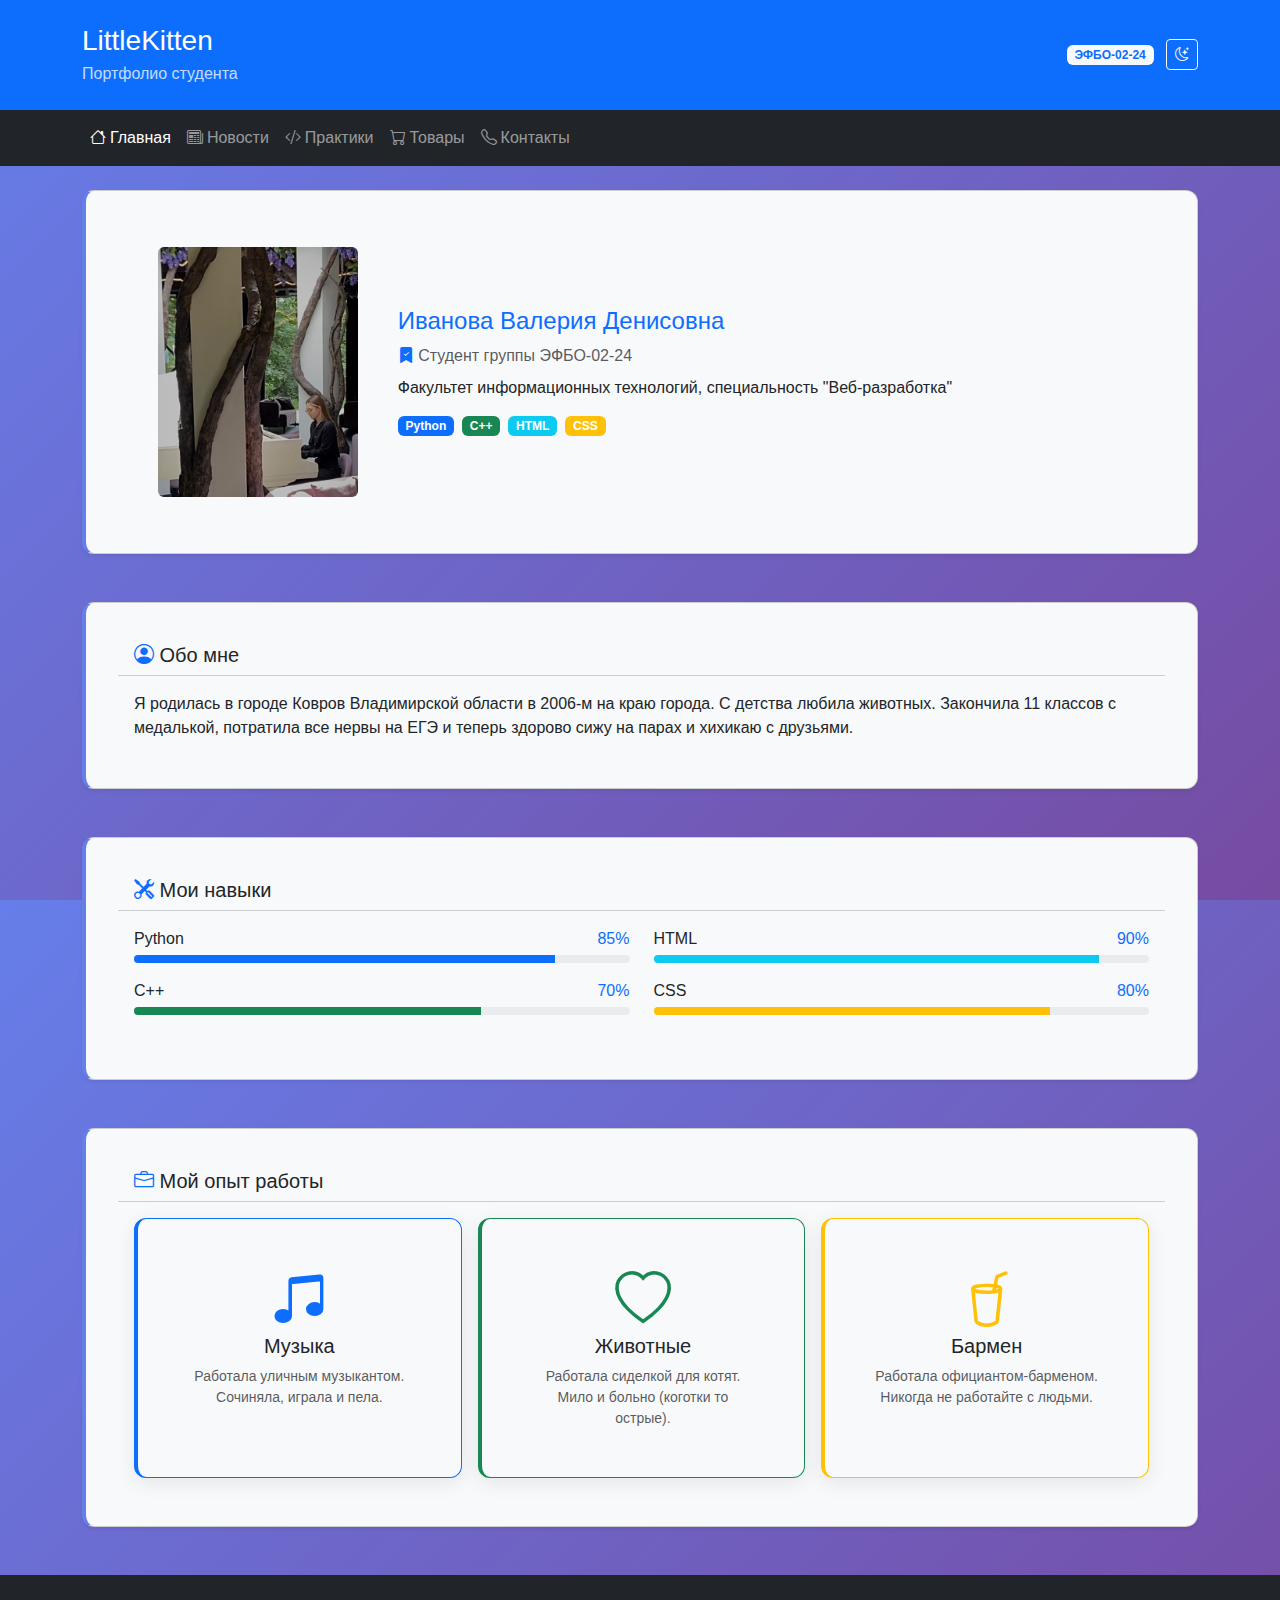
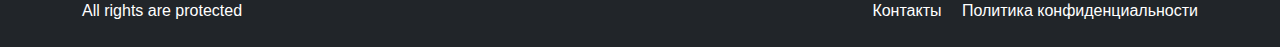
<file: docs/index.html>
<!DOCTYPE html>
<html lang="ru" data-theme="light">
<head>
    <meta charset="UTF-8">
    <meta name="viewport" content="width=device-width, initial-scale=1.0">
    <title>LittleKitten - Портфолио</title>
    <link href="https://cdn.jsdelivr.net/npm/bootstrap@5.3.2/dist/css/bootstrap.min.css" rel="stylesheet">
    <link rel="stylesheet" href="https://cdn.jsdelivr.net/npm/bootstrap-icons@1.11.1/font/bootstrap-icons.css">
    <link rel="stylesheet" href="style/styles.css">
</head>

<body class="bg-light" data-bs-theme="light">
    <div class="container-fluid p-0">
        <header class="bg-primary text-white py-4">
            <div class="container">
                <div class="row align-items-center">
                    <div class="col">
                        <h1 class="h3 mb-1">LittleKitten</h1>
                        <p class="mb-0 opacity-75">Портфолио студента</p>
                    </div>
                    <div class="col-auto">
                        <span class="badge bg-light text-primary">ЭФБО-02-24</span>
                        <button class="btn btn-outline-light btn-sm ms-2" id="themeToggle">
                            <i class="bi bi-moon-stars"></i>
                        </button>
                    </div>
                </div>
            </div>
        </header>

        <nav class="navbar navbar-expand-lg navbar-dark bg-dark">
            <div class="container">
                <button class="navbar-toggler" type="button" data-bs-toggle="collapse" data-bs-target="#navbarNav">
                    <span class="navbar-toggler-icon"></span>
                </button>
                <div class="collapse navbar-collapse" id="navbarNav">
                    <ul class="navbar-nav">
                        <li class="nav-item">
                            <a class="nav-link active" href="index.html">
                                <i class="bi bi-house me-1"></i>Главная
                            </a>
                        </li>
                        <li class="nav-item">
                            <a class="nav-link" href="pages/news.html">
                                <i class="bi bi-newspaper me-1"></i>Новости
                            </a>
                        </li>
                        <li class="nav-item">
                            <a class="nav-link" href="pages/practices.html">
                                <i class="bi bi-code-slash me-1"></i>Практики
                            </a>
                        </li>
                        <li class="nav-item">
                            <a class="nav-link" href="pages/goods.html">
                                <i class="bi bi-cart me-1"></i>Товары
                            </a>
                        </li>
                        <li class="nav-item">
                            <a class="nav-link" href="pages/contacts.html">
                                <i class="bi bi-telephone me-1"></i>Контакты
                            </a>
                        </li>
                    </ul>
                </div>
            </div>
        </nav>

        <main class="container my-4">
            <section class="mb-5">
                <div class="card shadow-sm">
                    <div class="card-body p-4">
                        <div class="row align-items-center">
                            <div class="col-md-3 text-center mb-3 mb-md-0">
                                <img src="pages/images/mypic.jpg" alt="Фото автора" 
                                     class="img-fluid rounded" style="width: 200px; height: 250px; object-fit: cover;">
                            </div>
                            <div class="col-md-9">
                                <h2 class="card-title h4 text-primary">Иванова Валерия Денисовна</h2>
                                <p class="card-text text-muted mb-2">
                                    <i class="bi bi-bookmark-check-fill text-primary"></i>
                                    Студент группы ЭФБО-02-24
                                </p>
                                <p class="card-text">
                                    Факультет информационных технологий, специальность "Веб-разработка"
                                </p>
                                <div class="d-flex gap-2 flex-wrap">
                                    <span class="badge bg-primary">Python</span>
                                    <span class="badge bg-success">C++</span>
                                    <span class="badge bg-info">HTML</span>
                                    <span class="badge bg-warning">CSS</span>
                                </div>
                            </div>
                        </div>
                    </div>
                </div>
            </section>

            <section class="mb-5">
                <div class="card shadow-sm">
                    <div class="card-header bg-light">
                        <h3 class="card-title h5 mb-0">
                            <i class="bi bi-person-circle text-primary"></i>
                            Обо мне
                        </h3>
                    </div>
                    <div class="card-body">
                        <p class="card-text">
                            Я родилась в городе Ковров Владимирской области в 2006-м на краю города. 
                            С детства любила животных. Закончила 11 классов с медалькой, потратила все 
                            нервы на ЕГЭ и теперь здорово сижу на парах и хихикаю с друзьями.
                        </p>
                    </div>
                </div>
            </section>

            <section class="mb-5">
                <div class="card shadow-sm">
                    <div class="card-header bg-light">
                        <h3 class="card-title h5 mb-0">
                            <i class="bi bi-tools text-primary"></i>
                            Мои навыки
                        </h3>
                    </div>
                    <div class="card-body">
                        <div class="row">
                            <div class="col-md-6">
                                <div class="mb-3">
                                    <div class="d-flex justify-content-between mb-1">
                                        <span>Python</span>
                                        <span class="text-primary">85%</span>
                                    </div>
                                    <div class="progress" style="height: 8px;">
                                        <div class="progress-bar bg-primary" style="width: 85%"></div>
                                    </div>
                                </div>
                                <div class="mb-3">
                                    <div class="d-flex justify-content-between mb-1">
                                        <span>C++</span>
                                        <span class="text-primary">70%</span>
                                    </div>
                                    <div class="progress" style="height: 8px;">
                                        <div class="progress-bar bg-success" style="width: 70%"></div>
                                    </div>
                                </div>
                            </div>
                            <div class="col-md-6">
                                <div class="mb-3">
                                    <div class="d-flex justify-content-between mb-1">
                                        <span>HTML</span>
                                        <span class="text-primary">90%</span>
                                    </div>
                                    <div class="progress" style="height: 8px;">
                                        <div class="progress-bar bg-info" style="width: 90%"></div>
                                    </div>
                                </div>
                                <div class="mb-3">
                                    <div class="d-flex justify-content-between mb-1">
                                        <span>CSS</span>
                                        <span class="text-primary">80%</span>
                                    </div>
                                    <div class="progress" style="height: 8px;">
                                        <div class="progress-bar bg-warning" style="width: 80%"></div>
                                    </div>
                                </div>
                            </div>
                        </div>
                    </div>
                </div>
            </section>

            <section class="mb-5">
                <div class="card shadow-sm">
                    <div class="card-header bg-light">
                        <h3 class="card-title h5 mb-0">
                            <i class="bi bi-briefcase text-primary"></i>
                            Мой опыт работы
                        </h3>
                    </div>
                    <div class="card-body">
                        <div class="row g-3">
                            <div class="col-md-4">
                                <div class="card h-100 border-primary">
                                    <div class="card-body text-center">
                                        <i class="bi bi-music-note-beamed display-4 text-primary mb-3"></i>
                                        <h5 class="card-title">Музыка</h5>
                                        <p class="card-text small text-muted">
                                            Работала уличным музыкантом. Сочиняла, играла и пела.
                                        </p>
                                    </div>
                                </div>
                            </div>
                            <div class="col-md-4">
                                <div class="card h-100 border-success">
                                    <div class="card-body text-center">
                                        <i class="bi bi-heart display-4 text-success mb-3"></i>
                                        <h5 class="card-title">Животные</h5>
                                        <p class="card-text small text-muted">
                                            Работала сиделкой для котят. Мило и больно (коготки то острые).
                                        </p>
                                    </div>
                                </div>
                            </div>
                            <div class="col-md-4">
                                <div class="card h-100 border-warning">
                                    <div class="card-body text-center">
                                        <i class="bi bi-cup-straw display-4 text-warning mb-3"></i>
                                        <h5 class="card-title">Бармен</h5>
                                        <p class="card-text small text-muted">
                                            Работала официантом-барменом. Никогда не работайте с людьми.
                                        </p>
                                    </div>
                                </div>
                            </div>
                        </div>
                    </div>
                </div>
            </section>
        </main>

        <!-- Footer -->
        <footer class="bg-dark text-white py-4 mt-5">
            <div class="container">
                <div class="row align-items-center">
                    <div class="col-md-6">
                        <p class="mb-0">All rights are protected</p>
                    </div>
                    <div class="col-md-6 text-md-end">
                        <a href="pages/contacts.html" class="text-white text-decoration-none me-3">Контакты</a>
                        <a href="#" class="text-white text-decoration-none">Политика конфиденциальности</a>
                    </div>
                </div>
            </div>
        </footer>
    </div>

    <script src="https://cdn.jsdelivr.net/npm/bootstrap@5.3.2/dist/js/bootstrap.bundle.min.js"></script>
    <script>
        const themeToggle = document.getElementById('themeToggle');
        const currentTheme = localStorage.getItem('theme') || 'light';

        document.documentElement.setAttribute('data-theme', currentTheme);
        document.body.setAttribute('data-bs-theme', currentTheme);
        updateThemeButton(currentTheme);

        themeToggle.addEventListener('click', () => {
            const currentTheme = document.documentElement.getAttribute('data-theme');
            const newTheme = currentTheme === 'light' ? 'dark' : 'light';

            document.documentElement.setAttribute('data-theme', newTheme);
            document.body.setAttribute('data-bs-theme', newTheme);
            localStorage.setItem('theme', newTheme);
            updateThemeButton(newTheme);

            updateBootstrapTheme(newTheme);
        });
        
        function updateThemeButton(theme) {
            const icon = themeToggle.querySelector('i');
            if (theme === 'light') {
                icon.className = 'bi bi-moon-stars';
                themeToggle.title = 'Переключить на темную тему';
            } else {
                icon.className = 'bi bi-sun';
                themeToggle.title = 'Переключить на светлую тему';
            }
        }
        
        function updateBootstrapTheme(theme) {
            const cards = document.querySelectorAll('.card');
            const cardHeaders = document.querySelectorAll('.card-header');
            
            if (theme === 'dark') {
                document.body.classList.remove('bg-light');
                document.body.classList.add('bg-dark', 'text-light');
                
                cards.forEach(card => {
                    card.classList.remove('bg-light');
                    card.classList.add('bg-dark', 'text-light');
                });
                
                cardHeaders.forEach(header => {
                    header.classList.remove('bg-light');
                    header.classList.add('bg-secondary', 'text-light');
                });
            } else {
                document.body.classList.remove('bg-dark', 'text-light');
                document.body.classList.add('bg-light');
                
                cards.forEach(card => {
                    card.classList.remove('bg-dark', 'text-light');
                    card.classList.add('bg-light');
                });
                
                cardHeaders.forEach(header => {
                    header.classList.remove('bg-secondary', 'text-light');
                    header.classList.add('bg-light');
                });
            }
        }

        document.addEventListener('DOMContentLoaded', () => {
            updateBootstrapTheme(currentTheme);

            const animatedElements = document.querySelectorAll('.card');
            animatedElements.forEach((el, index) => {
                el.style.animationDelay = `${index * 0.2}s`;
                el.classList.add('fade-in');
            });
        });
    </script>
</body>
</html>
</file>
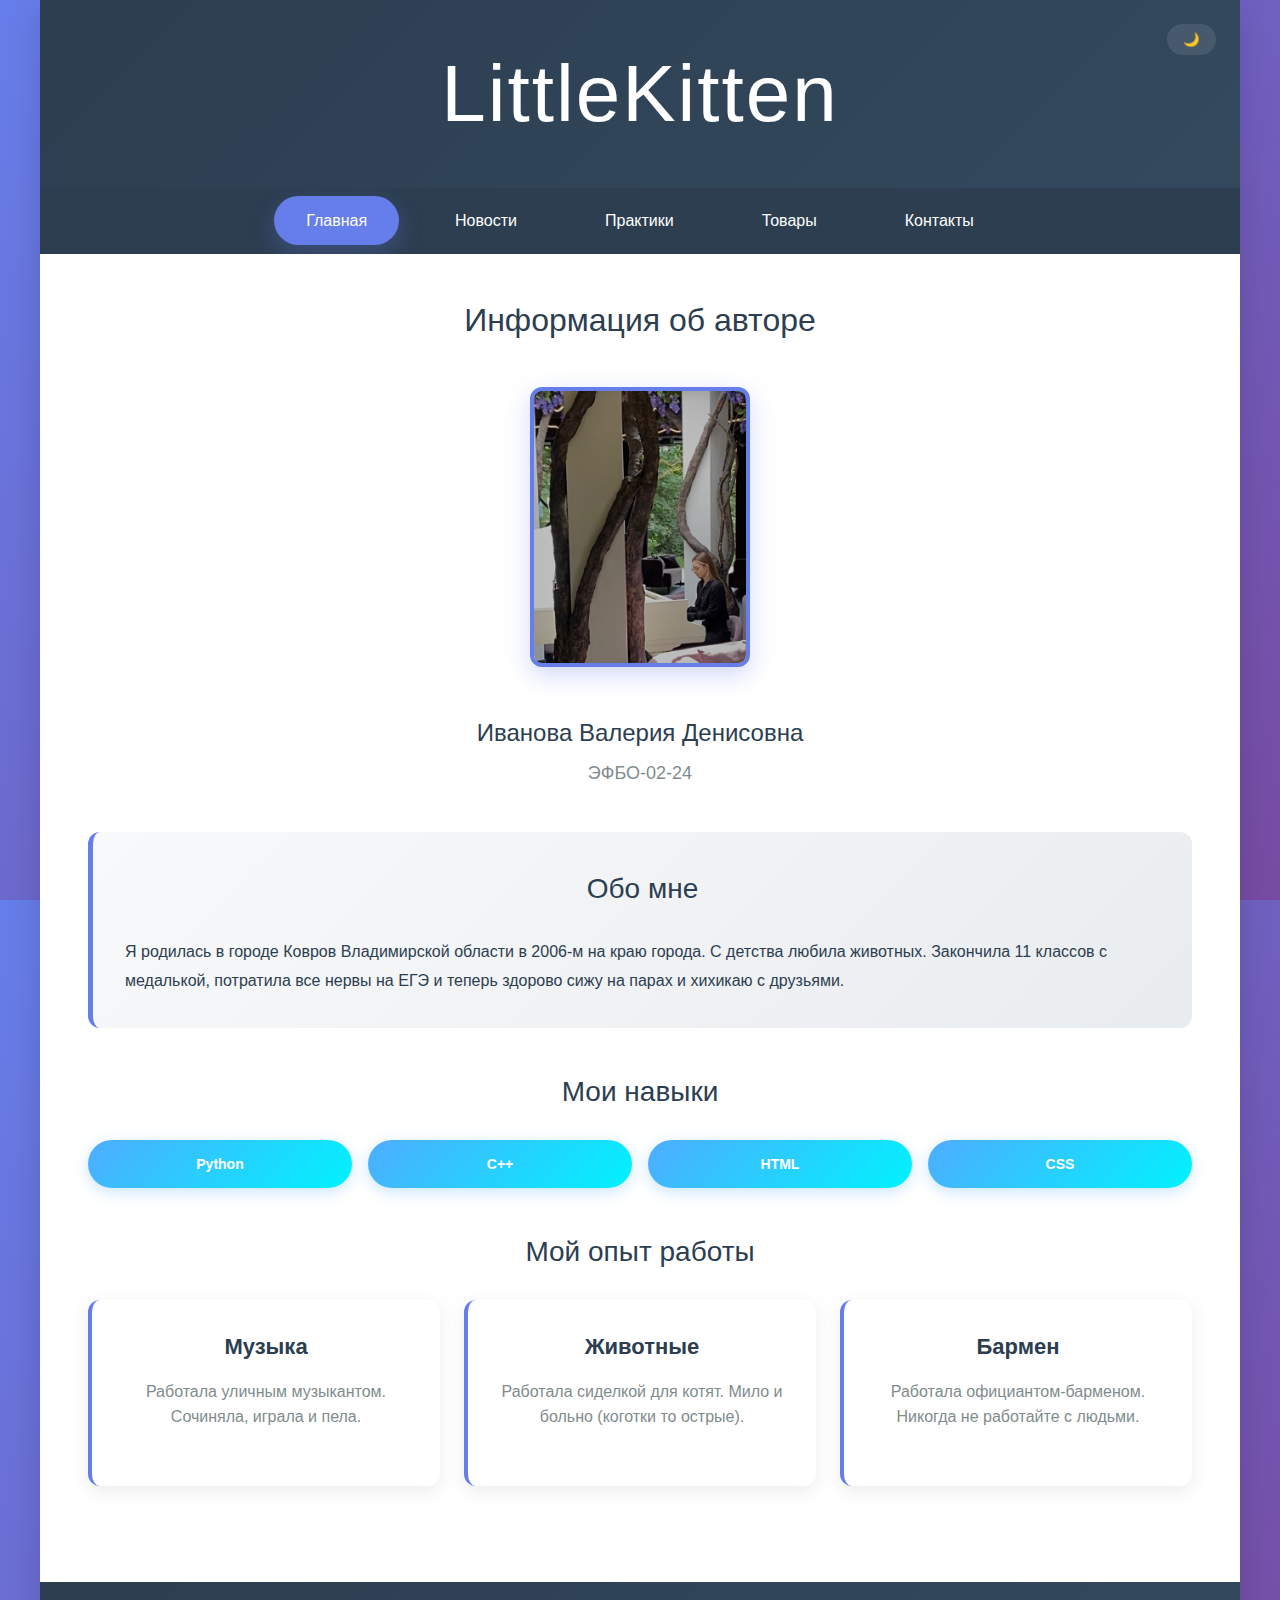
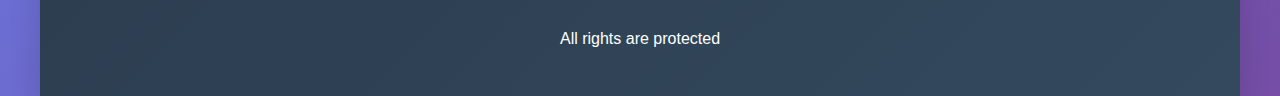
<file: docs/index_v1.html>
<!DOCTYPE html>
<html lang="ru" data-theme="light">
<head>
    <meta charset="UTF-8">
    <meta name="viewport" content="width=device-width, initial-scale=1.0">
    <title>LittleKitten - Портфолио</title>
    <link rel="stylesheet" href="style/styles.css">
</head>

<body>
    <div class="page">
        <header class="header">
            <h1 class="header__title">LittleKitten</h1>
            <button class="theme-switcher" aria-label="Переключить тему">
                🌙
            </button>
        </header>
        
        <nav class="nav">
            <ul class="nav__list">
                <li class="nav__item nav__item--active">
                    <a class="nav__link" href="index.html">Главная</a>
                </li>
                <li class="nav__item">
                    <a class="nav__link" href="pages/news.html">Новости</a>
                </li>
                <li class="nav__item">
                    <a class="nav__link" href="pages/practices.html">Практики</a>
                </li>
                <li class="nav__item">
                    <a class="nav__link" href="pages/goods.html">Товары</a>
                </li>
                <li class="nav__item">
                    <a class="nav__link" href="pages/contacts.html">Контакты</a>
                </li>
            </ul>
        </nav>
        
        <main class="main">
            <article class="profile">
                <h1 class="profile__title">Информация об авторе</h1>
                <img class="profile__photo" src="pages/images/mypic.jpg" alt="Фото автора">
                <h2 class="profile__name">Иванова Валерия Денисовна</h2>
                <p class="profile__group">ЭФБО-02-24</p>
            </article>

            <section class="about">
                <h2 class="about__title">Обо мне</h2>
                <p class="about__text">
                    Я родилась в городе Ковров Владимирской области в 2006-м на краю города. 
                    С детства любила животных. Закончила 11 классов с медалькой, потратила все 
                    нервы на ЕГЭ и теперь здорово сижу на парах и хихикаю с друзьями.
                </p>
            </section>
            
            <section class="skills">
                <h2 class="skills__title">Мои навыки</h2>
                <div class="skills__grid">
                    <div class="skill">Python</div>
                    <div class="skill">C++</div>
                    <div class="skill">HTML</div>
                    <div class="skill">CSS</div>
                </div>
            </section>
            
            <section class="experience">
                <h2 class="experience__title">Мой опыт работы</h2>
                <div class="experience__grid">
                    <article class="card">
                        <h3 class="card__title">Музыка</h3>
                        <p class="card__desc">Работала уличным музыкантом. Сочиняла, играла и пела.</p>
                    </article>
                    <article class="card">
                        <h3 class="card__title">Животные</h3>
                        <p class="card__desc">Работала сиделкой для котят. Мило и больно (коготки то острые).</p>
                    </article>
                    <article class="card">
                        <h3 class="card__title">Бармен</h3>
                        <p class="card__desc">Работала официантом-барменом. Никогда не работайте с людьми.</p>
                    </article>
                </div>
            </section>
        </main>
        <footer class="footer"><p class="footer__text">All rights are protected</p></footer>
    </div>

    <script>
        const themeSwitcher = document.querySelector('.theme-switcher');
        const currentTheme = localStorage.getItem('theme') || 'light';
        
        document.documentElement.setAttribute('data-theme', currentTheme);
        updateThemeButton(currentTheme);
        
        themeSwitcher.addEventListener('click', () => {
            const currentTheme = document.documentElement.getAttribute('data-theme');
            const newTheme = currentTheme === 'light' ? 'dark' : 'light';
            
            document.documentElement.setAttribute('data-theme', newTheme);
            localStorage.setItem('theme', newTheme);
            updateThemeButton(newTheme);
        });
        
        function updateThemeButton(theme) {
            themeSwitcher.textContent = theme === 'light' ? '🌙' : '☀️';
        }
        
        document.addEventListener('DOMContentLoaded', () => {
            const animatedElements = document.querySelectorAll('.profile, .about, .skills, .experience');
            animatedElements.forEach((el, index) => {
                el.style.animationDelay = `${index * 0.2}s`;
                el.classList.add('fade-in');
            });
        });
    </script>
</body>
</html>
</file>
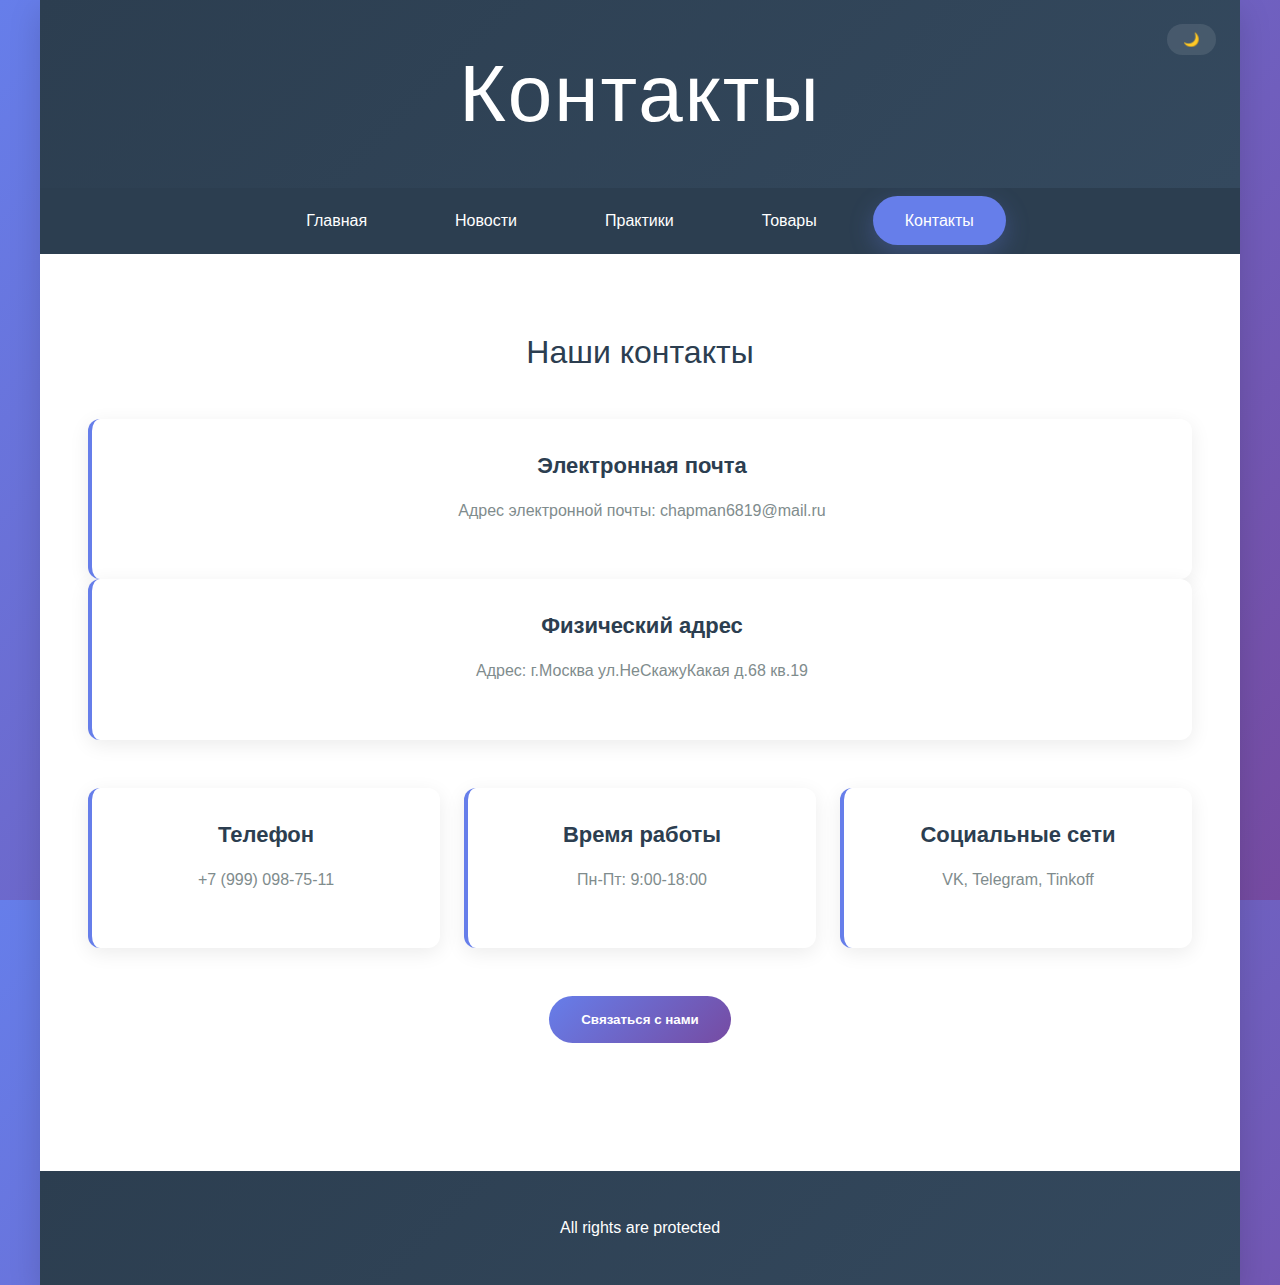
<file: docs/pages/contacts.html>
<!DOCTYPE html>
<html lang="ru" data-theme="light">
<head>
    <meta charset="UTF-8">
    <meta name="viewport" content="width=device-width, initial-scale=1.0">
    <title>Контакты - LittleKitten</title>
    <link rel="stylesheet" href="../style/styles.css">
</head>
<body>
    <div class="page">
        <header class="header">
            <h1 class="header__title">Контакты</h1>
            <button class="theme-switcher" aria-label="Переключить тему">🌙</button>
        </header>
        <nav class="nav">
            <ul class="nav__list">
                <li class="nav__item"><a class="nav__link" href="../index.html">Главная</a></li>
                <li class="nav__item"><a class="nav__link" href="news.html">Новости</a></li>
                <li class="nav__item"><a class="nav__link" href="practices.html">Практики</a></li>
                <li class="nav__item"><a class="nav__link" href="goods.html">Товары</a></li>
                <li class="nav__item nav__item--active"><a class="nav__link" href="contacts.html">Контакты</a></li>
            </ul>
        </nav>
        <main class="main">
            <section class="contacts">
                <h2 class="contacts__title">Наши контакты</h2>
                
                <article class="card">
                    <h3 class="card__title">Электронная почта</h3>
                    <p class="card__desc">Адрес электронной почты: chapman6819@mail.ru</p>
                </article>
                
                <article class="card">
                    <h3 class="card__title">Физический адрес</h3>
                    <p class="card__desc">Адрес: г.Москва ул.НеСкажуКакая д.68 кв.19</p>
                </article>
                
                <div class="contacts__grid">
                    <section class="card">
                        <h3 class="card__title">Телефон</h3>
                        <p class="card__desc">+7 (999) 098-75-11</p>
                    </section>
                    
                    <section class="card">
                        <h3 class="card__title">Время работы</h3>
                        <p class="card__desc">Пн-Пт: 9:00-18:00</p>
                    </section>
                    
                    <section class="card">
                        <h3 class="card__title">Социальные сети</h3>
                        <p class="card__desc">VK, Telegram, Tinkoff</p>
                    </section>
                </div>
                
                <button class="button" onclick="contactModal.showModal()">Связаться с нами</button>
            </section>
        </main>
        
        <footer class="footer">
            <p class="footer__text">All rights are protected</p>
        </footer>

        <!-- Модальное окно -->
        <dialog id="contactModal" class="modal">
            <div class="modal__header">
                <h2 class="modal__title">Форма обратной связи</h2>
            </div>
            
            <div class="modal__content">
                <form id="feedbackForm" class="form">
                    <div class="form__group">
                        <label for="name" class="form__label">Имя <span class="form__required">*</span></label>
                        <input type="text" id="name" name="name" required placeholder="Введите ваше имя" class="form__input">
                    </div>
                    
                    <div class="form__group">
                        <label for="phone" class="form__label">Телефон <span class="form__required">*</span></label>
                        <input type="tel" id="phone" name="phone" required placeholder="+7 (XXX) XXX-XX-XX" class="form__input">
                    </div>
                    
                    <div class="form__group">
                        <label for="email" class="form__label">Электронная почта <span class="form__required">*</span></label>
                        <input type="email" id="email" name="email" required placeholder="example@mail.ru" class="form__input">
                    </div>
                    
                    <div class="form__group">
                        <label for="category" class="form__label">Категория обращения <span class="form__required">*</span></label>
                        <select id="category" name="category" required class="form__select">
                            <option value="">Выберите категорию</option>
                            <option value="british">Британские котята</option>
                            <option value="scottish">Шотландские котята</option>
                            <option value="maine-coon">Котята Мейн-кун</option>
                            <option value="consultation">Консультация по выбору</option>
                            <option value="delivery">Доставка и условия</option>
                            <option value="purchase">Вопросы по покупке</option>
                            <option value="reservation">Бронирование котенка</option>
                            <option value="documents">Документы и родословная</option>
                            <option value="other">Другое</option>
                        </select>
                    </div>
                    
                    <div class="form__group">
                        <label for="message" class="form__label">Текст обращения <span class="form__required">*</span></label>
                        <textarea id="message" name="message" required placeholder="Расскажите подробнее о причине обращения к нам ♡..." class="form__textarea"></textarea>
                    </div>
                    
                    <div class="modal__actions">
                        <button type="button" class="button button--secondary" onclick="closeModal()">Отмена</button>
                        <button type="button" class="button button--primary" onclick="submitForm()">Отправить</button>
                    </div>
                </form>
            </div>
        </dialog>
    </div>

    <script>
        // Переключение темы
        const themeSwitcher = document.querySelector('.theme-switcher');
        const currentTheme = localStorage.getItem('theme') || 'light';
        
        document.documentElement.setAttribute('data-theme', currentTheme);
        updateThemeButton(currentTheme);
        
        themeSwitcher.addEventListener('click', () => {
            const currentTheme = document.documentElement.getAttribute('data-theme');
            const newTheme = currentTheme === 'light' ? 'dark' : 'light';
            
            document.documentElement.setAttribute('data-theme', newTheme);
            localStorage.setItem('theme', newTheme);
            updateThemeButton(newTheme);
        });
        
        function updateThemeButton(theme) {
            themeSwitcher.textContent = theme === 'light' ? '🌙' : '☀️';
        }

        // Функция для закрытия модального окна
        function closeModal() {
            const contactModal = document.getElementById('contactModal');
            contactModal.close();
        }

        // Функция для отправки формы
        function submitForm() {
            const form = document.getElementById('feedbackForm');
            const formData = new FormData(form);
        
            if (!form.checkValidity()) {
                form.reportValidity();
                return;
            }
        
            const data = {
                name: formData.get('name'),
                phone: formData.get('phone'),
                email: formData.get('email'),
                category: formData.get('category'),
                message: formData.get('message')
            };
        
            console.log('Данные формы:', data);
            alert('Спасибо! Ваше обращение отправлено. Мы свяжемся с вами в ближайшее время.');
            closeModal();
            form.reset();
        }
        
        document.getElementById('contactModal').addEventListener('click', function(event) {
            if (event.target === this) {
                closeModal();
            }
        });
        
        document.getElementById('feedbackForm').addEventListener('keypress', function(event) {
            if (event.key === 'Enter' && event.target.type !== 'textarea') {
                event.preventDefault();
            }
        });

        // Анимация появления элементов
        document.addEventListener('DOMContentLoaded', () => {
            const animatedElements = document.querySelectorAll('.card, .contacts__title');
            animatedElements.forEach((el, index) => {
                el.style.animationDelay = `${index * 0.2}s`;
                el.classList.add('fade-in');
            });
        });
    </script>
</body>
</html>
</file>
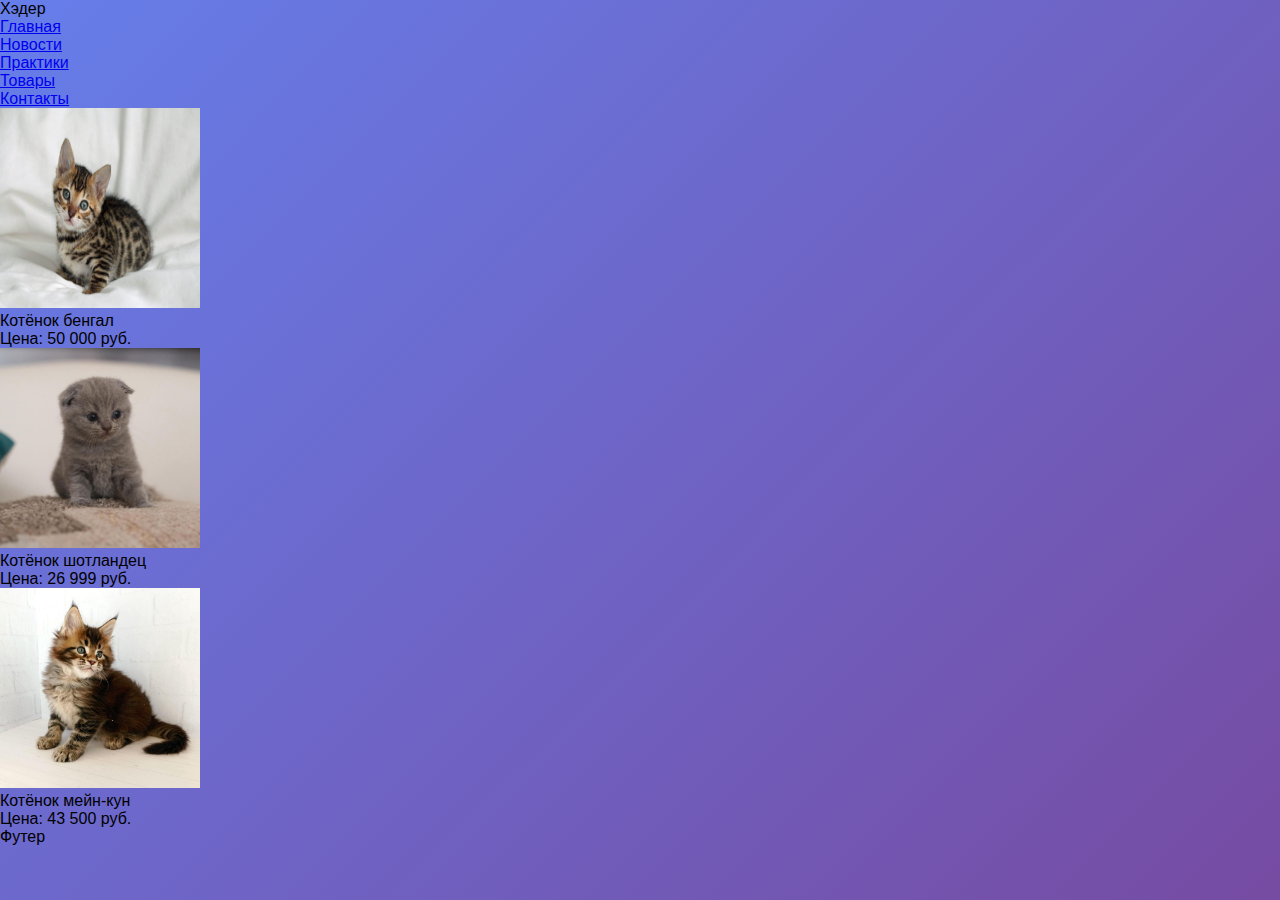
<file: docs/pages/goods.html>
<!DOCTYPE html>
<html lang="ru">
<head>
    <meta charset="UTF-8">
    <meta name="viewport" content="width=device-width, initial-scale=1.0">
    <title>Семестровая работа</title>
    <link rel="stylesheet" href="../style/styles.css">
</head>
<body>
    <div id="header">Хэдер</div>
    
    <div id="menu">
        <ul>
            <li><a href="../index.html">Главная</a></li>
            <li><a href="news.html">Новости</a></li>
            <li><a href="practices.html">Практики</a></li>
            <li><a href="goods.html">Товары</a></li>
            <li><a href="contacts.html">Контакты</a></li>
        </ul>
    </div>
    
    <div id="content">
        <div>
            <img src="images/kitten1.jpg" alt="Товар 1" width="200" height="200">
            <p>Котёнок бенгал</p>
            <p>Цена: 50 000 руб.</p>
        </div>
        
        <div>
            <img src="images/kitten2.jpg" alt="Товар 2" width="200" height="200">
            <p>Котёнок шотландец</p>
            <p>Цена: 26 999 руб.</p>
        </div>
        
        <div>
            <img src="images/kitten3.jpg" alt="Товар 3" width="200" height="200">
            <p>Котёнок мейн-кун</p>
            <p>Цена: 43 500 руб.</p>
        </div>
    </div>
    
    <div id="footer">Футер</div>
</body>
</html>
</file>
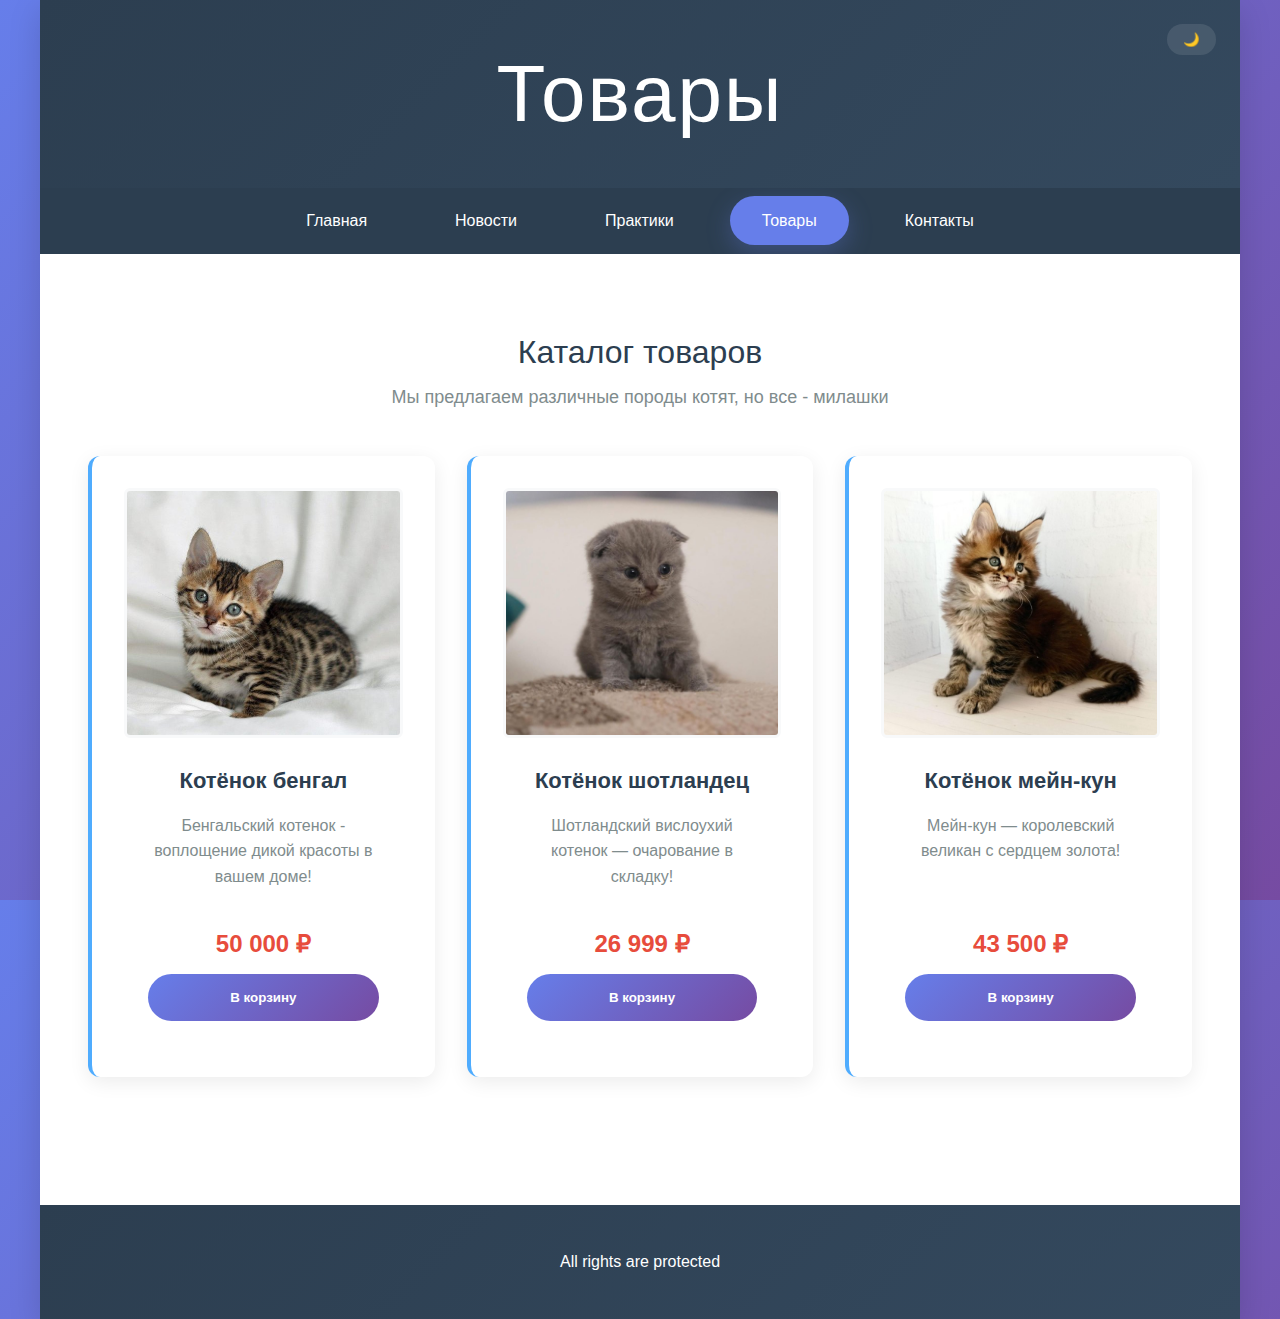
<file: docs/pages/goods_v1.html>
<!DOCTYPE html>
<html lang="ru" data-theme="light">
<head>
    <meta charset="UTF-8">
    <meta name="viewport" content="width=device-width, initial-scale=1.0">
    <title>Товары - LittleKitten</title>
    <link rel="stylesheet" href="../style/styles.css">
</head>
<body>
    <div class="page">
        <header class="header">
            <h1 class="header__title">Товары</h1>
            <button class="theme-switcher" aria-label="Переключить тему">🌙</button>
        </header>
        <nav class="nav">
            <ul class="nav__list">
                <li class="nav__item"><a class="nav__link" href="../index.html">Главная</a></li>
                <li class="nav__item"><a class="nav__link" href="news.html">Новости</a></li>
                <li class="nav__item"><a class="nav__link" href="practices.html">Практики</a></li>
                <li class="nav__item nav__item--active"><a class="nav__link" href="goods.html">Товары</a></li>
                <li class="nav__item"><a class="nav__link" href="contacts.html">Контакты</a></li>
            </ul>
        </nav>
        <main class="main"> 
            <section class="products"> 
                <h2 class="products__title">Каталог товаров</h2>
                <p class="products__desc">Мы предлагаем различные породы котят, но все - милашки</p>

                <div class="products__grid">
                    <article class="card card--product">
                        <div class="card__image-container">
                            <img class="card__image" src="images/kitten1.jpg" alt="Котенок бенгальский вислоухий">
                        </div>
                        <div class="card__content">
                            <h3 class="card__title">Котёнок бенгал</h3>
                            <p class="card__desc">Бенгальский котенок - воплощение дикой красоты в вашем доме!</p>
                            <p class="card__price">50 000 ₽</p>
                            <button class="button button--full">В корзину</button>
                        </div>
                    </article>

                    <article class="card card--product">
                        <div class="card__image-container">
                            <img class="card__image" src="images/kitten2.jpg" alt="Котенок Шотландский вислоухий">
                        </div>
                        <div class="card__content">
                            <h3 class="card__title">Котёнок шотландец</h3>
                            <p class="card__desc">Шотландский вислоухий котенок — очарование в складку!</p>
                            <p class="card__price">26 999 ₽</p>
                            <button class="button button--full">В корзину</button>
                        </div>
                    </article>
                    
                    <article class="card card--product">
                        <div class="card__image-container">
                            <img class="card__image" src="images/kitten3.jpg" alt="Котенок Мейн-кун">
                        </div>
                        <div class="card__content">
                            <h3 class="card__title">Котёнок мейн-кун</h3>
                            <p class="card__desc">Мейн-кун — королевский великан с сердцем золота!</p>
                            <p class="card__price">43 500 ₽</p>
                            <button class="button button--full">В корзину</button>
                        </div>
                    </article> 
                </div>
            </section> 
        </main>    
        <footer class="footer">
            <p class="footer__text">All rights are protected</p>
        </footer>
    </div>

    <script>
        const themeSwitcher = document.querySelector('.theme-switcher');
        const currentTheme = localStorage.getItem('theme') || 'light';
        
        document.documentElement.setAttribute('data-theme', currentTheme);
        updateThemeButton(currentTheme);
        
        themeSwitcher.addEventListener('click', () => {
            const currentTheme = document.documentElement.getAttribute('data-theme');
            const newTheme = currentTheme === 'light' ? 'dark' : 'light';
            
            document.documentElement.setAttribute('data-theme', newTheme);
            localStorage.setItem('theme', newTheme);
            updateThemeButton(newTheme);
        });
        
        function updateThemeButton(theme) {
            themeSwitcher.textContent = theme === 'light' ? '🌙' : '☀️';
        }
    </script>
</body>
</html>
</file>
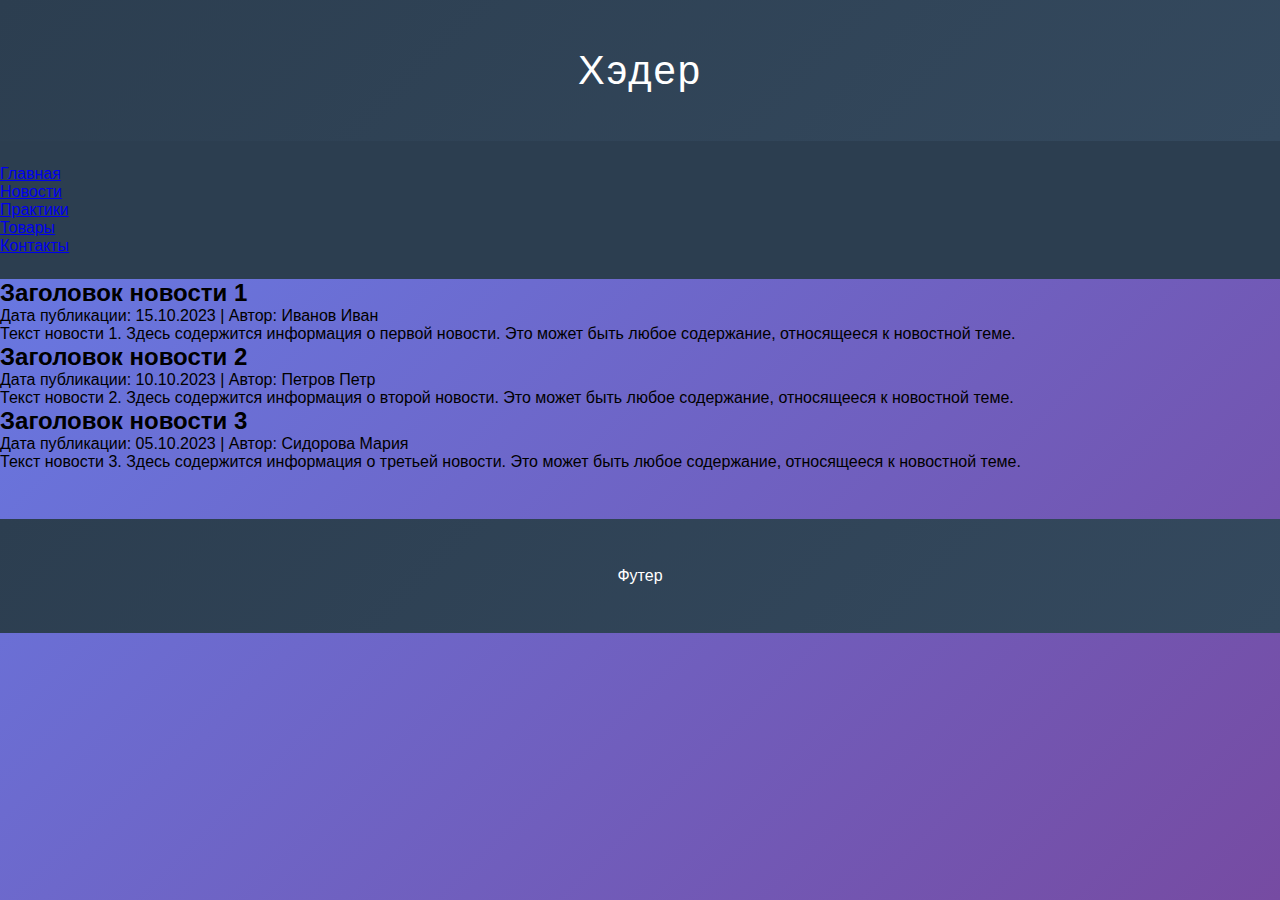
<file: docs/pages/news.html>
<!DOCTYPE html>
<html lang="ru">
<head>
    <meta charset="UTF-8">
    <meta name="viewport" content="width=device-width, initial-scale=1.0">
    <title>Семестровая работа</title>
    <link rel="stylesheet" href="../style/styles.css">
</head>
<body>
    <div class="page-container">
        <div class="header">Хэдер</div>  
        <div class="nav">
            <ul class="nav-list">
                <li class="nav-item"><a class="nav-link" href="../index.html">Главная</a></li>
                <li class="nav-item"><a class="nav-link" href="news.html">Новости</a></li>
                <li class="nav-item"><a class="nav-link" href="practices.html">Практики</a></li>
                <li class="nav-item"><a class="nav-link" href="goods.html">Товары</a></li>
                <li class="nav-item"><a class="nav-link" href="contacts.html">Контакты</a></li>
            </ul>
        </div>
        
        <div id="content">
            <div class="about-me">
                <h2>Заголовок новости 1</h2>
                <p>Дата публикации: 15.10.2023 | Автор: Иванов Иван</p>
                <p>Текст новости 1. Здесь содержится информация о первой новости. Это может быть любое содержание, относящееся к новостной теме.</p>
            </div>
            
            <div class="about-me">
                <h2>Заголовок новости 2</h2>
                <p>Дата публикации: 10.10.2023 | Автор: Петров Петр</p>
                <p>Текст новости 2. Здесь содержится информация о второй новости. Это может быть любое содержание, относящееся к новостной теме.</p>
            </div>
            
            <div class="about-me">
                <h2>Заголовок новости 3</h2>
                <p>Дата публикации: 05.10.2023 | Автор: Сидорова Мария</p>
                <p>Текст новости 3. Здесь содержится информация о третьей новости. Это может быть любое содержание, относящееся к новостной теме.</p>
            </div>
        </div>
        
        <div class="footer">Футер</div>
    </div>
</body>
</html>
</file>
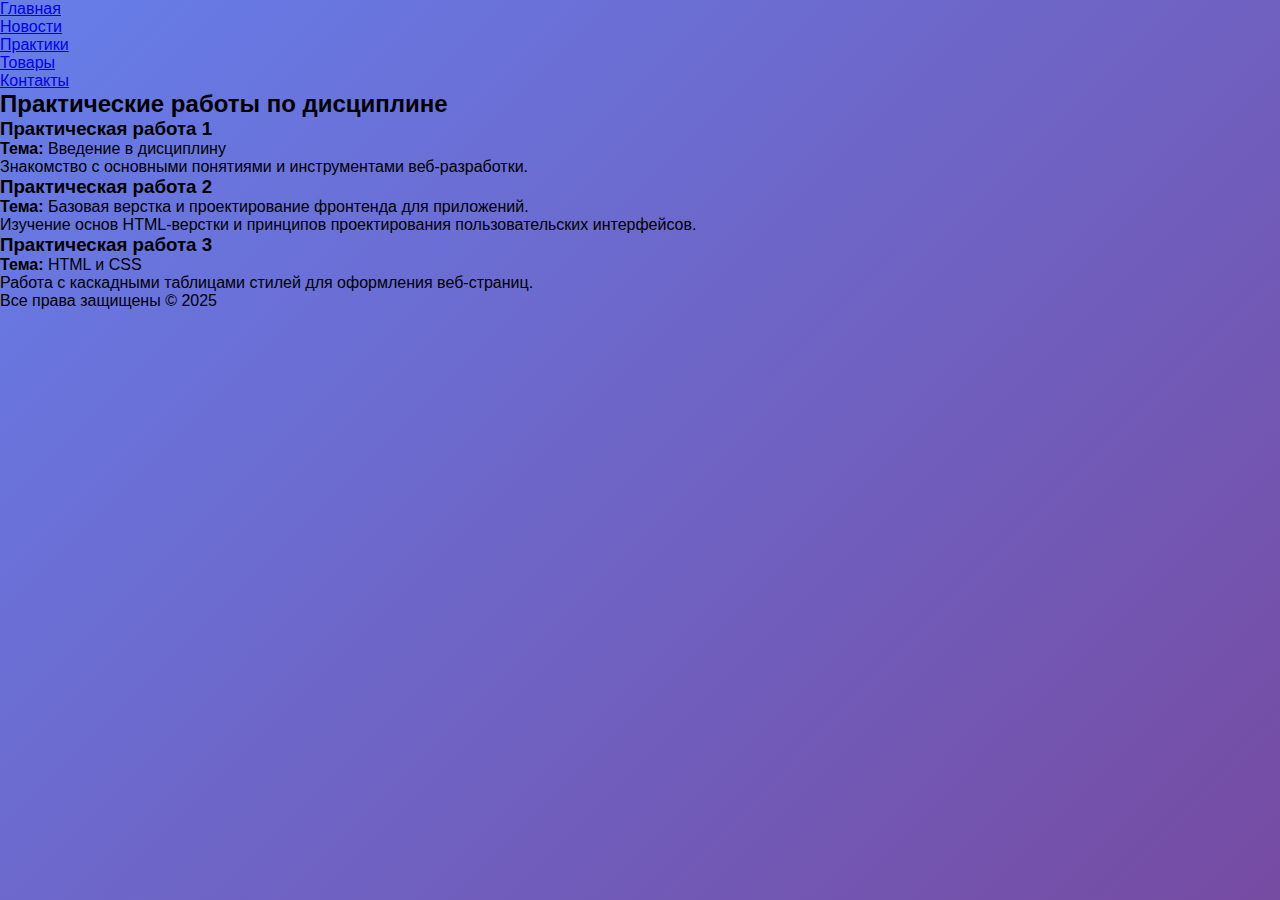
<file: docs/pages/practices.html>
<!DOCTYPE html>
<html lang="ru">
<head>
    <meta charset="UTF-8">
    <meta name="viewport" content="width=device-width, initial-scale=1.0">
    <title>Практики</title>
    <link rel="stylesheet" href="../style/styles.css">
</head>
<body>
    <div id="header">
        <h1></h1>
    </div>
    
    <div id="menu">
        <ul>
            <li><a href="../index.html">Главная</a></li>
            <li><a href="news.html">Новости</a></li>
            <li><a href="practices.html">Практики</a></li>
            <li><a href="goods.html">Товары</a></li>
            <li><a href="contacts.html">Контакты</a></li>
        </ul>
    </div>
    
     <div id="content">
        <h2>Практические работы по дисциплине</h2>
        
        <div class="practice-item">
            <h3>Практическая работа 1</h3>
            <p><strong>Тема:</strong> Введение в дисциплину</p>
            <p>Знакомство с основными понятиями и инструментами веб-разработки.</p>
        </div>
        
        <div class="practice-item">
            <h3>Практическая работа 2</h3>
            <p><strong>Тема:</strong> Базовая верстка и проектирование фронтенда для приложений.</p>
            <p>Изучение основ HTML-верстки и принципов проектирования пользовательских интерфейсов.</p>
        </div>
        
        <div class="practice-item">
            <h3>Практическая работа 3</h3>
            <p><strong>Тема:</strong> HTML и CSS</p>
            <p>Работа с каскадными таблицами стилей для оформления веб-страниц.</p>
        </div>
    </div>
    
    <div id="footer">
        <p>Все права защищены © 2025</p>
    </div>
</body>
</html>
</file>
<file: docs/style/styles.css>
:root {
    --color-primary: #667eea;
    --color-primary-dark: #5a6fd8;
    --color-secondary: #764ba2;
    --color-accent: #4facfe;
    --color-accent-light: #00f2fe;

    --color-text: #2c3e50;
    --color-text-light: #7f8c8d;
    --color-text-inverse: #ffffff;

    --color-bg: #ffffff;
    --color-bg-alt: #f8f9fa;
    --color-bg-dark: #2c3e50;
    --color-bg-darker: #34495e;

    --gradient-primary: linear-gradient(135deg, var(--color-primary) 0%, var(--color-secondary) 100%);
    --gradient-dark: linear-gradient(135deg, var(--color-bg-dark) 0%, var(--color-bg-darker) 100%);
    --gradient-light: linear-gradient(135deg, var(--color-bg-alt) 0%, #e9ecef 100%);
    --gradient-accent: linear-gradient(135deg, var(--color-accent) 0%, var(--color-accent-light) 100%);

    --shadow-sm: 0 2px 8px rgba(0,0,0,0.08);
    --shadow-md: 0 5px 20px rgba(0,0,0,0.08);
    --shadow-lg: 0 10px 30px rgba(0,0,0,0.15);
    --shadow-primary: 0 8px 25px rgba(102, 126, 234, 0.3);

    --space-xs: 0.5rem;
    --space-sm: 1rem;
    --space-md: 1.5rem;
    --space-lg: 2rem;
    --space-xl: 3rem;

    --radius-sm: 6px;
    --radius-md: 12px;
    --radius-lg: 25px;

    --transition-fast: 0.2s ease;
    --transition-normal: 0.3s ease;
    --transition-slow: 0.5s ease;
  }

  [data-theme="dark"] {
    --color-text: #ecf0f1;
    --color-text-light: #bdc3c7;
    --color-bg: #2c3e50;
    --color-bg-alt: #34495e;
    --color-bg-dark: #1a252f;
    --color-bg-darker: #141e26;
    
    --gradient-light: linear-gradient(135deg, var(--color-bg-alt) 0%, #2c3e50 100%);
    
    --shadow-sm: 0 2px 8px rgba(0,0,0,0.3);
    --shadow-md: 0 5px 20px rgba(0,0,0,0.3);
    --shadow-lg: 0 10px 30px rgba(0,0,0,0.4);
  }

  * {
    margin: 0;
    padding: 0;
    box-sizing: border-box;
  }
  
  html, body {
    font-family: 'Segoe UI', Tahoma, Geneva, Verdana, sans-serif;
    background: var(--gradient-primary);
    height: 100%;
    transition: var(--transition-normal);
  }

  .page {
    max-width: 1200px;
    margin: 0 auto;
    background: var(--color-bg);
    box-shadow: var(--shadow-lg);
    min-height: 100vh;
    display: grid;
    grid-template-rows: auto auto 1fr auto;
    grid-template-areas:
      "header"
      "nav"
      "main"
      "footer";
    transition: var(--transition-normal);
  }

  .header {
    background: var(--gradient-dark);
    color: var(--color-text-inverse);
    text-align: center;
    padding: var(--space-xl);
    font-size: 2.5rem;
    font-weight: 300;
    letter-spacing: 2px;
    grid-area: header;
    position: relative;
  }
  
  .header__title {
    margin: 0;
    font-weight: 300;
  }

  .theme-switcher {
    position: absolute;
    top: var(--space-md);
    right: var(--space-md);
    background: rgba(255, 255, 255, 0.1);
    border: none;
    border-radius: var(--radius-lg);
    padding: var(--space-xs) var(--space-sm);
    color: var(--color-text-inverse);
    cursor: pointer;
    transition: var(--transition-normal);
    backdrop-filter: blur(10px);
  }
  
  .theme-switcher:hover {
    background: rgba(255, 255, 255, 0.2);
    transform: translateY(-2px);
  }
  
  .nav {
    background: var(--color-bg-dark);
    padding: var(--space-md) 0;
    grid-area: nav;
  }
  
  .nav__list {
    list-style: none;
    margin: 0;
    padding: 0;
    display: flex;
    justify-content: center;
    gap: var(--space-md);
  }
  
  .nav__item {
    margin: 0;
  }
  
  .nav__link {
    color: var(--color-text-inverse);
    text-decoration: none;
    padding: var(--space-sm) var(--space-lg);
    border-radius: var(--radius-lg);
    transition: color var(--transition-normal);
    font-weight: 500;
    background: transparent;
  }
  
  .nav__link:hover {
    color: var(--color-primary);
  }
  
  .nav__item--active .nav__link {
    background: var(--color-primary);
    box-shadow: var(--shadow-primary);
    color: var(--color-text-inverse);

  }
  
  .main {
    background-color: var(--color-bg);
    padding: var(--space-xl);
    max-width: 100%;
    text-align: center;
    flex: 1;
    min-height: 100%;
    grid-area: main;
    transition: var(--transition-normal);
  }

  .profile {
    text-align: center;
    margin-bottom: var(--space-xl);
  }
  
  .profile__title {
    font-size: 2rem;
    color: var(--color-text);
    margin-bottom: var(--space-sm);
    font-weight: 300;
    transition: var(--transition-normal);
  }
  
  .profile__photo {
    width: 220px;
    height: 280px;
    border-radius: var(--radius-md);
    object-fit: cover;
    margin: var(--space-lg) auto;
    border: 4px solid var(--color-primary);
    box-shadow: var(--shadow-primary);
    transition: var(--transition-normal);
  }
  
  .profile__name {
    font-size: 1.5rem;
    color: var(--color-text);
    margin: var(--space-sm) 0;
    font-weight: 500;
    transition: var(--transition-normal);
  }
  
  .profile__group {
    font-size: 1.125rem;
    color: var(--color-text-light);
    margin: var(--space-xs) 0;
    transition: var(--transition-normal);
  }

  .about {
    background: var(--gradient-light);
    padding: var(--space-lg);
    border-radius: var(--radius-md);
    margin: var(--space-lg) 0;
    border-left: 5px solid var(--color-primary);
    font-size: 1rem;
    line-height: 1.8;
    transition: var(--transition-normal);
  }
  
  .about__title {
    font-size: 1.75rem;
    color: var(--color-text);
    margin-bottom: var(--space-md);
    font-weight: 300;
    transition: var(--transition-normal);
  }
  
  .about__text {
    text-align: left;
    color: var(--color-text);
    transition: var(--transition-normal);
  }

  .skills {
    margin: var(--space-xl) 0;
  }
  
  .skills__title {
    font-size: 1.75rem;
    color: var(--color-text);
    margin-bottom: var(--space-md);
    font-weight: 300;
    transition: var(--transition-normal);
  }
  
  .skills__grid {
    display: grid;
    grid-template-columns: repeat(auto-fit, minmax(150px, 1fr));
    gap: var(--space-sm);
    margin: var(--space-lg) 0;
  }

  .skill {
    background: var(--gradient-accent);
    color: var(--color-text-inverse);
    padding: var(--space-sm) var(--space-lg);
    border-radius: var(--radius-lg);
    font-weight: 600;
    font-size: 0.875rem;
    box-shadow: 0 4px 15px rgba(79, 172, 254, 0.3);
    transition: var(--transition-normal);
    cursor: pointer;
  }
  
  .skill::before {
    content: '';
    position: absolute;
    top: 0;
    left: -100%;
    width: 100%;
    height: 100%;
    background: linear-gradient(90deg, transparent, rgba(255,255,255,0.2), transparent);
    transition: var(--transition-slow);
  }
  
  .skill:hover::before {
    left: 100%;
  }
  
  .skill:hover {
    transform: translateY(-3px);
    box-shadow: 0 6px 20px rgba(79, 172, 254, 0.4);
  }

  .experience {
    margin-top: var(--space-xl);
  }
  
  .experience__title {
    font-size: 1.75rem;
    color: var(--color-text);
    text-align: center;
    margin-bottom: var(--space-lg);
    font-weight: 300;
    transition: var(--transition-normal);
  }
  
  .experience__grid {
    display: grid;
    grid-template-columns: repeat(auto-fit, minmax(300px, 1fr));
    gap: var(--space-md);
  }

  .card {
    background: var(--color-bg);
    padding: var(--space-lg);
    border-radius: var(--radius-md);
    box-shadow: var(--shadow-md);
    border-left: 4px solid var(--color-primary);
    transition: var(--transition-normal);
    cursor: pointer;
  }

  .button {
    background: var(--gradient-primary);
    color: var(--color-text-inverse);
    border: none;
    padding: var(--space-sm) var(--space-lg);
    border-radius: var(--radius-lg);
    cursor: pointer;
    font-weight: 600;
    transition: var(--transition-normal);
  }
  
  .button::before {
    content: '';
    position: absolute;
    top: 0;
    left: -100%;
    width: 100%;
    height: 100%;
    background: linear-gradient(90deg, transparent, rgba(255,255,255,0.2), transparent);
    transition: var(--transition-slow);
  }
  
  .button:hover::before {
    left: 100%;
  }
  
  .button:hover {
    transform: translateY(-2px);
    box-shadow: var(--shadow-primary);
  }
  
  .button:active {
    transform: translateY(0);
  }
  
  .button--full {
    width: 100%;
  }
  
  .footer {
    background: var(--gradient-dark);
    color: var(--color-text-inverse);
    text-align: center;
    padding: var(--space-xl);
    margin-top: var(--space-xl);
    grid-area: footer;
    transition: var(--transition-normal);
  }
  
  .footer__text {
    margin: 0;
  }
  
  /* ===== АДАПТИВНОСТЬ ===== */
  @media (max-width: 768px) {
    .nav__list {
      flex-direction: column;
      gap: var(--space-sm);
    }
    
    .skills__grid {
      grid-template-columns: 1fr;
    }
    
    .experience__grid {
      grid-template-columns: 1fr;
    }
    
    .main {
      padding: var(--space-lg);
    }
    
    .header {
      padding: var(--space-lg);
      font-size: 2rem;
    }
    
    .theme-switcher {
      position: static;
      margin-top: var(--space-sm);
    }
  }
  
  @media (max-width: 480px) {
    :root {
      --space-xl: 2rem;
      --space-lg: 1.5rem;
      --space-md: 1rem;
    }
    
    .profile__photo {
      width: 180px;
      height: 230px;
    }
    
    .card__image {
      width: 150px;
      height: 200px;
    }
  }
  
  .visually-hidden {
    position: absolute;
    width: 1px;
    height: 1px;
    padding: 0;
    margin: -1px;
    overflow: hidden;
    clip: rect(0, 0, 0, 0);
    white-space: nowrap;
    border: 0;
  }
  
  .text-center {
    text-align: center;
  }
  
  .mb-sm { margin-bottom: var(--space-sm); }
  .mb-md { margin-bottom: var(--space-md); }
  .mb-lg { margin-bottom: var(--space-lg); }
  
  /* ===== АНИМАЦИИ ===== */
  @keyframes fadeIn {
    from { opacity: 0; transform: translateY(20px); }
    to { opacity: 1; transform: translateY(0); }
  }
  
  .fade-in {
    animation: fadeIn 0.6s ease forwards;
  }

  /* ===== СТИЛИ ДЛЯ СТРАНИЦЫ ТОВАРОВ ===== */

/* Блок: products */
.products {
    padding: var(--space-lg) 0;
  }
  
  .products__title {
    font-size: 2rem;
    color: var(--color-text);
    text-align: center;
    margin-bottom: var(--space-sm);
    font-weight: 300;
  }
  
  .products__desc {
    font-size: 1.125rem;
    color: var(--color-text-light);
    text-align: center;
    margin-bottom: var(--space-xl);
    max-width: 600px;
    margin-left: auto;
    margin-right: auto;
  }
  
  .products__grid {
    display: grid;
    grid-template-columns: repeat(auto-fit, minmax(300px, 1fr));
    gap: var(--space-lg);
    margin-top: var(--space-lg);
  }
  
  /* Модификаторы для карточек товаров */
  .card--product {
    text-align: center;
    border-left: 4px solid var(--color-accent);
    display: flex;
    flex-direction: column;
    height: 100%;
    position: relative;
    overflow: hidden;
  }
  
  .card--product:hover {
    transform: translateY(-8px);
    box-shadow: var(--shadow-lg);
  }
  
  .card__image-container {
    position: relative;
    margin-bottom: var(--space-md);
  }
  
  .card__image {
    width: 100%;
    height: 250px;
    border-radius: var(--radius-sm);
    object-fit: cover;
    border: 3px solid var(--color-bg-alt);
    transition: var(--transition-normal);
  }
  
  .card--product:hover .card__image {
    transform: scale(1.05);
  }
  
  .card__content {
    flex: 1;
    display: flex;
    flex-direction: column;
    padding: 0 var(--space-md) var(--space-md);
  }
  
  .card__title {
    font-size: 1.375rem;
    color: var(--color-text);
    margin: 0 0 var(--space-sm) 0;
    font-weight: 600;
    line-height: 1.4;
  }
  
  .card__desc {
    color: var(--color-text-light);
    line-height: 1.6;
    margin: 0 0 var(--space-md) 0;
    flex: 1;
  }
  
  .card__price {
    font-size: 1.5rem;
    color: #e74c3c;
    font-weight: 700;
    margin: var(--space-sm) 0;
  }
  
  .card__price--old {
    text-decoration: line-through;
    color: var(--color-text-light);
    font-size: 1.125rem;
    margin-right: var(--space-xs);
  }
  
  .card__meta {
    font-size: 0.875rem;
    color: var(--color-text-light);
    margin-bottom: var(--space-sm);
  }
  
  /* Состояния товаров */
  .card--selected {
    border-left: 4px solid #27ae60;
    box-shadow: 0 5px 20px rgba(39, 174, 96, 0.3);
  }
  
  .card--discount {
    position: relative;
  }
  
  .card--discount::before {
    content: 'СКИДКА';
    position: absolute;
    top: var(--space-sm);
    right: var(--space-sm);
    background: #e74c3c;
    color: white;
    padding: var(--space-xs) var(--space-sm);
    border-radius: var(--radius-sm);
    font-size: 0.75rem;
    font-weight: 600;
    z-index: 2;
    animation: pulse 2s infinite;
  }
  
  .card--new::before {
    content: 'НОВИНКА';
    position: absolute;
    top: var(--space-sm);
    right: var(--space-sm);
    background: #3498db;
    color: white;
    padding: var(--space-xs) var(--space-sm);
    border-radius: var(--radius-sm);
    font-size: 0.75rem;
    font-weight: 600;
    z-index: 2;
  }
  
  /* Кнопки для товаров */
  .button--product {
    margin-top: auto;
    background: var(--gradient-primary);
    border: none;
    padding: var(--space-sm) var(--space-md);
    border-radius: var(--radius-lg);
    color: var(--color-text-inverse);
    font-weight: 600;
    cursor: pointer;
    transition: var(--transition-normal);
  }
  
  .button--product:hover {
    transform: translateY(-2px);
    box-shadow: var(--shadow-primary);
  }
  
  .button--product:active {
    transform: translateY(0);
  }
  
  .button--product-added {
    background: #27ae60;
  }
  
  .button--product-added:hover {
    background: #219a52;
    box-shadow: 0 5px 15px rgba(39, 174, 96, 0.4);
  }
  
  /* Фильтры товаров */
  .products__filters {
    display: flex;
    justify-content: center;
    gap: var(--space-sm);
    margin-bottom: var(--space-xl);
    flex-wrap: wrap;
  }
  
  .filter__button {
    background: var(--color-bg-alt);
    border: 2px solid transparent;
    padding: var(--space-xs) var(--space-md);
    border-radius: var(--radius-lg);
    color: var(--color-text);
    font-weight: 500;
    cursor: pointer;
    transition: var(--transition-normal);
  }
  
  .filter__button:hover {
    background: var(--color-primary);
    color: var(--color-text-inverse);
    transform: translateY(-2px);
  }
  
  .filter__button--active {
    background: var(--color-primary);
    color: var(--color-text-inverse);
    border-color: var(--color-primary-dark);
  }
  
  /* Анимация появления товаров */
  @keyframes productAppear {
    from {
      opacity: 0;
      transform: translateY(30px) scale(0.9);
    }
    to {
      opacity: 1;
      transform: translateY(0) scale(1);
    }
  }
  
  .card--product {
    animation: productAppear 0.6s ease forwards;
  }
  
  /* Адаптивность для товаров */
  @media (max-width: 768px) {
    .products__grid {
      grid-template-columns: repeat(auto-fit, minmax(280px, 1fr));
      gap: var(--space-md);
    }
    
    .products__filters {
      justify-content: flex-start;
      overflow-x: auto;
      padding-bottom: var(--space-sm);
    }
    
    .card__image {
      height: 200px;
    }
  }
  
  @media (max-width: 480px) {
    .products__grid {
      grid-template-columns: 1fr;
    }
    
    .card--product:hover {
      transform: translateY(-5px);
    }
  }

.news {
  padding: var(--space-lg) 0;
}

.news__title {
  font-size: 2rem;
  color: var(--color-text);
  text-align: center;
  margin-bottom: var(--space-xl);
  font-weight: 300;
}

/* Модификаторы для карточек новостей */
.card--news {
  text-align: left;
  border-left: 4px solid var(--color-secondary);
  margin-bottom: var(--space-lg);
  transition: var(--transition-normal);
}

.card--news:hover {
  transform: translateY(-5px);
  box-shadow: var(--shadow-lg);
}

.card__meta {
  font-size: 0.875rem;
  color: var(--color-text-light);
  margin-bottom: var(--space-sm);
  font-weight: 500;
}

.card__link {
  color: var(--color-primary);
  text-decoration: none;
  font-weight: 600;
  display: inline-block;
  margin-top: var(--space-sm);
  transition: var(--transition-normal);
}

.card__link:hover {
  color: var(--color-secondary);
  transform: translateX(5px);
}

/* ===== СТИЛИ ДЛЯ СТРАНИЦЫ ПРАКТИК ===== */

/* Блок: practices */
.practices {
  padding: var(--space-lg) 0;
}

.practices__title {
  font-size: 2rem;
  color: var(--color-text);
  text-align: center;
  margin-bottom: var(--space-xl);
  font-weight: 300;
}

/* Модификаторы для карточек практик */
.card--practice {
  border-left: 4px solid var(--color-accent);
  margin-bottom: var(--space-lg);
}

.card--practice:hover {
  transform: translateY(-3px);
  box-shadow: var(--shadow-md);
}

/* ===== СТИЛИ ДЛЯ СТРАНИЦЫ КОНТАКТОВ ===== */

/* Блок: contacts */
.contacts {
  padding: var(--space-lg) 0;
}

.contacts__title {
  font-size: 2rem;
  color: var(--color-text);
  text-align: center;
  margin-bottom: var(--space-xl);
  font-weight: 300;
}

.contacts__grid {
  display: grid;
  grid-template-columns: repeat(auto-fit, minmax(250px, 1fr));
  gap: var(--space-md);
  margin: var(--space-xl) 0;
}

/* Модальное окно */
.modal {
  border: none;
  border-radius: var(--radius-md);
  padding: 0;
  box-shadow: var(--shadow-lg);
  max-width: 500px;
  width: 90vw;
}

.modal::backdrop {
  background: rgba(0, 0, 0, 0.6);
}

.modal__header {
  background: var(--gradient-dark);
  color: var(--color-text-inverse);
  padding: var(--space-lg);
  border-radius: var(--radius-md) var(--radius-md) 0 0;
}

.modal__title {
  margin: 0;
  font-size: 1.5rem;
  font-weight: 300;
}

.modal__content {
  padding: var(--space-xl);
}

.modal__actions {
  display: flex;
  gap: var(--space-sm);
  justify-content: flex-end;
  margin-top: var(--space-lg);
}

/* Формы */
.form {
  width: 100%;
}

.form__group {
  margin-bottom: var(--space-lg);
}

.form__label {
  display: block;
  margin-bottom: var(--space-xs);
  font-weight: 600;
  color: var(--color-text);
}

.form__input,
.form__select,
.form__textarea {
  width: 100%;
  padding: var(--space-sm);
  border: 2px solid var(--color-bg-alt);
  border-radius: var(--radius-sm);
  font-size: 1rem;
  transition: var(--transition-normal);
  background: var(--color-bg);
  color: var(--color-text);
}

.form__input:focus,
.form__select:focus,
.form__textarea:focus {
  outline: none;
  border-color: var(--color-primary);
  box-shadow: 0 0 0 3px rgba(102, 126, 234, 0.1);
}

.form__textarea {
  min-height: 120px;
  resize: vertical;
}

.form__required {
  color: #e74c3c;
}

/* Модификаторы кнопок */
.button--primary {
  background: var(--gradient-primary);
}

.button--secondary {
  background: var(--color-bg-alt);
  color: var(--color-text);
}

.button--secondary:hover {
  background: var(--color-text-light);
  color: var(--color-text-inverse);
}

/* Анимации для модального окна */
@keyframes modalFadeIn {
  from {
    opacity: 0;
    transform: scale(0.9) translateY(-20px);
  }
  to {
    opacity: 1;
    transform: scale(1) translateY(0);
  }
}

.modal {
  animation: modalFadeIn 0.3s ease;
}

/* Адаптивность для новостей и практик */
@media (max-width: 768px) {
  .contacts__grid {
    grid-template-columns: 1fr;
  }
  
  .modal__actions {
    flex-direction: column;
  }
  
  .button {
    width: 100%;
  }
}
</file>
